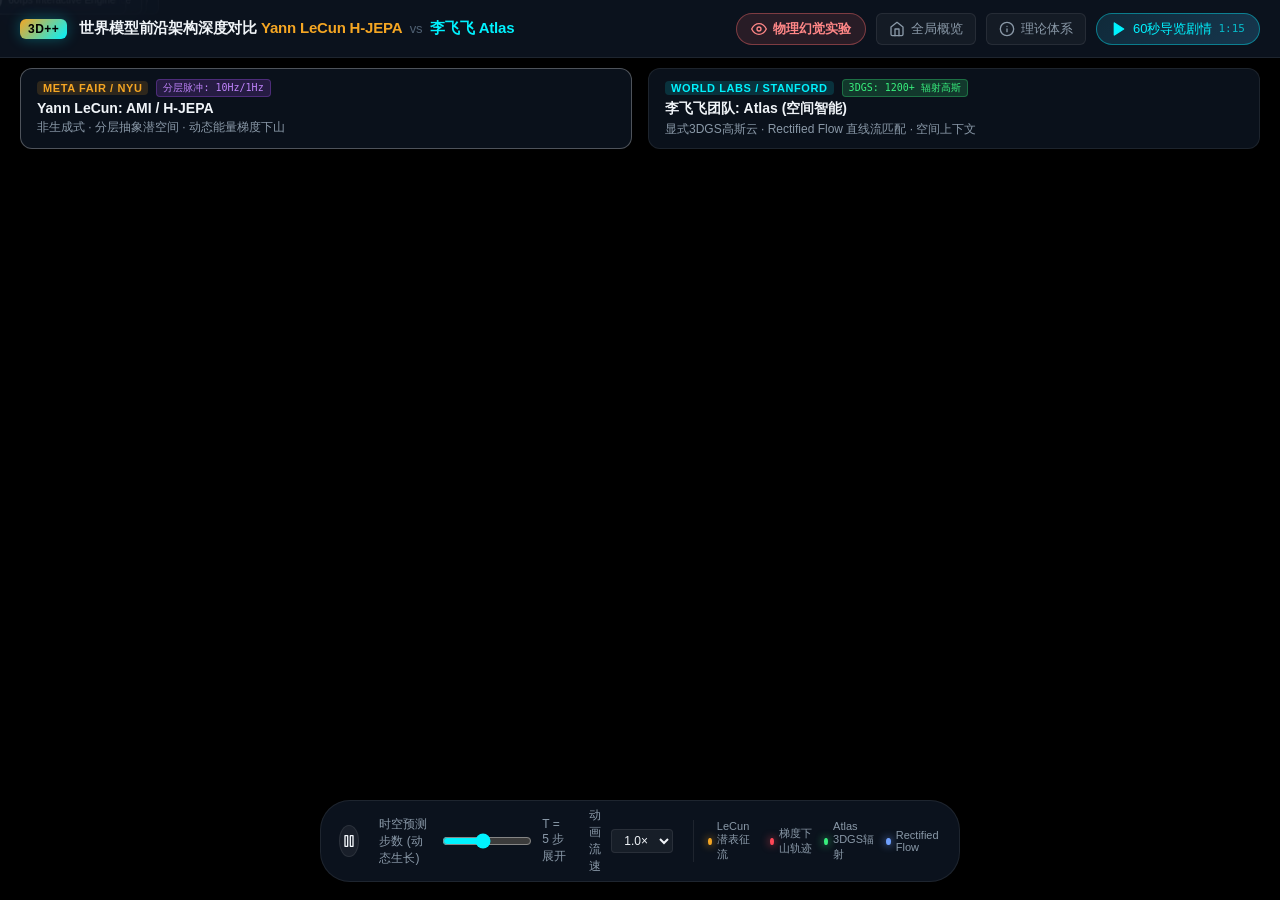
<file: index.html>
<!DOCTYPE html>
<html lang="zh-CN">
<head>
  <meta charset="UTF-8">
  <meta name="viewport" content="width=device-width, initial-scale=1.0">
  <meta http-equiv="refresh" content="0; url=./world-models-3d/">
  <title>世界模型前沿架构 3D 深度对比 | LeCun H-JEPA vs 李飞飞 Atlas</title>
  <script>
    window.location.replace("./world-models-3d/");
  </script>
  <style>
    * { box-sizing: border-box; }
    body {
      background: #070d14;
      color: #e4f3ff;
      font-family: -apple-system, BlinkMacSystemFont, "Segoe UI", Roboto, "PingFang SC", sans-serif;
      display: flex;
      flex-direction: column;
      align-items: center;
      justify-content: center;
      min-height: 100vh;
      margin: 0;
      padding: 20px;
      text-align: center;
    }
    .loader-card {
      background: rgba(14, 25, 38, 0.85);
      border: 1px solid rgba(0, 242, 254, 0.35);
      border-radius: 12px;
      padding: 32px 40px;
      max-width: 480px;
      box-shadow: 0 0 30px rgba(0, 242, 254, 0.2);
    }
    h2 {
      font-size: 20px;
      margin: 0 0 12px;
      color: #00f2fe;
    }
    p {
      color: #8faec4;
      font-size: 14px;
      margin: 0 0 20px;
      line-height: 1.6;
    }
    .spinner {
      width: 40px;
      height: 40px;
      margin: 0 auto 20px;
      border: 3px solid rgba(0, 242, 254, 0.15);
      border-top-color: #00f2fe;
      border-radius: 50%;
      animation: spin 0.8s linear infinite;
    }
    @keyframes spin {
      to { transform: rotate(360deg); }
    }
    .btn {
      display: inline-block;
      background: linear-gradient(135deg, #00f2fe, #4facfe);
      color: #04090f;
      font-weight: 600;
      font-size: 14px;
      padding: 10px 24px;
      border-radius: 6px;
      text-decoration: none;
      transition: transform 0.2s, box-shadow 0.2s;
    }
    .btn:hover {
      transform: translateY(-2px);
      box-shadow: 0 4px 16px rgba(0, 242, 254, 0.4);
    }
  </style>
</head>
<body>
  <div class="loader-card">
    <div class="spinner"></div>
    <h2>正在载入 3D 世界模型空间架构…</h2>
    <p>正在进入 Yann LeCun H-JEPA vs 李飞飞 Atlas 双架构深度对比交互平台。</p>
    <a class="btn" href="./world-models-3d/">直接进入 3D 平台 →</a>
  </div>
</body>
</html>
</file>
<file: world-models-3d/style.css>
:root {
  --bg-deep: #060b11;
  --bg-surface: #0c141f;
  --bg-glass: rgba(14, 23, 36, 0.82);
  --border-subtle: rgba(255, 255, 255, 0.08);
  --border-focus: rgba(255, 255, 255, 0.25);
  --text-main: #f0f4f8;
  --text-muted: #8a99a8;
  --text-dim: #506173;
  --lecun-gold: #f5a623;
  --lecun-violet: #a855f7;
  --feifei-cyan: #00f2fe;
  --feifei-green: #38ef7d;
  --action-coral: #ff6b6b;
  --gradient-trail: #ff4757;
  --rect-flow: #70a1ff;
  --radius-sm: 6px;
  --radius-md: 12px;
  --radius-lg: 16px;
  --font-sans: -apple-system, BlinkMacSystemFont, "Segoe UI", Roboto, Helvetica, Arial, sans-serif;
  --font-mono: ui-monospace, SFMono-Regular, Menlo, Monaco, Consolas, monospace;
}

*, *::before, *::after {
  box-sizing: border-box;
  margin: 0;
  padding: 0;
}

body {
  font-family: var(--font-sans);
  background-color: var(--bg-deep);
  color: var(--text-main);
  min-height: 100vh;
  overflow: hidden;
  user-select: none;
  -webkit-font-smoothing: antialiased;
}

[hidden] {
  display: none !important;
}

/* 探索模式下严格隐藏剧情导览面板 */
body:not(.is-story) .story-panel {
  display: none !important;
}

/* 顶部导航与品牌栏 */
.app-header {
  position: fixed;
  top: 0;
  left: 0;
  right: 0;
  height: 58px;
  display: flex;
  align-items: center;
  justify-content: space-between;
  padding: 0 20px;
  background: var(--bg-glass);
  backdrop-filter: blur(20px);
  -webkit-backdrop-filter: blur(20px);
  border-bottom: 1px solid var(--border-subtle);
  z-index: 100;
}

.brand {
  display: flex;
  align-items: center;
  gap: 12px;
}

.brand-logo {
  background: linear-gradient(135deg, var(--lecun-gold), var(--feifei-cyan));
  color: #000;
  font-weight: 900;
  font-size: 12px;
  padding: 3px 8px;
  border-radius: 6px;
  letter-spacing: 0.5px;
  box-shadow: 0 0 14px rgba(0, 242, 254, 0.3);
}

.brand h1 {
  font-size: 15px;
  font-weight: 600;
  letter-spacing: -0.2px;
}

.brand h1 span:first-of-type { color: var(--lecun-gold); }
.brand h1 .vs { font-size: 13px; font-weight: 400; color: var(--text-dim); margin: 0 4px; }
.brand h1 span:last-of-type { color: var(--feifei-cyan); }

.header-actions {
  display: flex;
  align-items: center;
  gap: 10px;
}

button {
  font-family: inherit;
  font-size: 13px;
  cursor: pointer;
  border: none;
  background: none;
  color: inherit;
  display: inline-flex;
  align-items: center;
  gap: 6px;
  transition: all 0.2s ease;
}

.icon {
  width: 16px;
  height: 16px;
  stroke: currentColor;
  stroke-width: 2;
  stroke-linecap: round;
  stroke-linejoin: round;
  fill: none;
}

.quiet-button {
  padding: 6px 12px;
  border-radius: var(--radius-sm);
  background: rgba(255, 255, 255, 0.04);
  border: 1px solid var(--border-subtle);
  color: var(--text-muted);
}

.quiet-button:hover {
  background: rgba(255, 255, 255, 0.08);
  color: var(--text-main);
  border-color: var(--border-focus);
}

.experiment-button {
  padding: 6px 14px;
  border-radius: 20px;
  background: rgba(255, 107, 107, 0.12);
  border: 1px solid rgba(255, 107, 107, 0.4);
  color: #ff8787;
  font-weight: 600;
}

.experiment-button:hover, .experiment-button.active {
  background: rgba(255, 107, 107, 0.25);
  box-shadow: 0 0 16px rgba(255, 107, 107, 0.4);
  border-color: #ff6b6b;
  color: #fff;
}

.story-button {
  padding: 6px 14px;
  border-radius: 20px;
  background: linear-gradient(135deg, #102a3a, #16364d);
  border: 1px solid rgba(0, 242, 254, 0.4);
  color: var(--feifei-cyan);
  font-weight: 500;
}

.story-button .icon { fill: currentColor; }
.story-button:hover {
  background: linear-gradient(135deg, #16384e, #1f4b6a);
  box-shadow: 0 0 16px rgba(0, 242, 254, 0.3);
}

.story-button span:last-child {
  font-size: 11px;
  opacity: 0.7;
  font-family: var(--font-mono);
}

/* 模型双标头切换导航 */
.models {
  position: fixed;
  top: 68px;
  left: 20px;
  right: 20px;
  display: grid;
  grid-template-columns: 1fr 1fr;
  gap: 16px;
  pointer-events: none;
  z-index: 50;
}

.models button {
  pointer-events: auto;
  padding: 10px 16px;
  border-radius: var(--radius-md);
  background: rgba(12, 20, 31, 0.88);
  backdrop-filter: blur(14px);
  border: 1px solid var(--border-subtle);
  display: flex;
  flex-direction: column;
  align-items: flex-start;
  gap: 3px;
  text-align: left;
  transition: all 0.2s ease;
}

.models button.active {
  border-color: rgba(255, 255, 255, 0.28);
  box-shadow: 0 8px 24px rgba(0, 0, 0, 0.45);
}

.model-badge-row {
  display: flex;
  align-items: center;
  gap: 8px;
}

.tag {
  font-size: 11px;
  font-weight: 600;
  text-transform: uppercase;
  letter-spacing: 0.6px;
  padding: 1px 6px;
  border-radius: 4px;
}

.tag-lecun { background: rgba(245, 166, 35, 0.15); color: var(--lecun-gold); }
.tag-feifei { background: rgba(0, 242, 254, 0.15); color: var(--feifei-cyan); }

.pulse-indicator {
  font-size: 10px;
  font-family: var(--font-mono);
  padding: 1px 6px;
  border-radius: 4px;
}

.pulse-lecun {
  background: rgba(168, 85, 247, 0.18);
  color: #c084fc;
  border: 1px solid rgba(168, 85, 247, 0.3);
}

.pulse-feifei {
  background: rgba(56, 239, 125, 0.18);
  color: #38ef7d;
  border: 1px solid rgba(56, 239, 125, 0.3);
}

.models strong {
  font-size: 14px;
  font-weight: 600;
}

.models .count {
  font-size: 12px;
  color: var(--text-muted);
}

/* 物理幻觉实验横幅 */
.hallucination-banner {
  position: fixed;
  top: 68px;
  left: 50%;
  transform: translateX(-50%);
  width: min(980px, calc(100vw - 36px));
  background: rgba(8, 16, 26, 0.96);
  backdrop-filter: blur(24px);
  -webkit-backdrop-filter: blur(24px);
  border: 1px solid rgba(255, 71, 87, 0.45);
  border-radius: var(--radius-lg);
  padding: 14px 20px;
  z-index: 85;
  box-shadow: 0 20px 50px rgba(0, 0, 0, 0.8), 0 0 30px rgba(255, 71, 87, 0.15);
  animation: slideDown 0.3s ease;
}

@keyframes slideDown {
  from { opacity: 0; transform: translate(-50%, -10px); }
  to { opacity: 1; transform: translate(-50%, 0); }
}

.banner-title {
  display: flex;
  align-items: center;
  justify-content: space-between;
  gap: 12px;
  margin-bottom: 10px;
  border-bottom: 1px solid var(--border-subtle);
  padding-bottom: 8px;
}

.banner-title-left {
  display: flex;
  align-items: center;
  gap: 10px;
  font-size: 13px;
  font-weight: 600;
  color: #fff;
}

.exp-nav-tabs {
  display: flex;
  gap: 8px;
}

.exp-tab {
  background: rgba(255, 255, 255, 0.05);
  border: 1px solid var(--border-subtle);
  color: var(--text-muted);
  font-size: 12px;
  font-weight: 600;
  padding: 4px 12px;
  border-radius: var(--radius-sm);
  cursor: pointer;
  transition: all 0.2s ease;
}

.exp-tab:hover {
  background: rgba(255, 255, 255, 0.12);
  color: #fff;
}

.exp-tab.active {
  background: rgba(0, 242, 254, 0.15);
  border-color: var(--feifei-cyan);
  color: var(--feifei-cyan);
  box-shadow: 0 0 12px rgba(0, 242, 254, 0.25);
}

.exp-paradigm-bar {
  display: flex;
  align-items: center;
  justify-content: space-between;
  gap: 12px;
  background: rgba(4, 9, 15, 0.65);
  border: 1px solid rgba(255, 255, 255, 0.08);
  border-radius: var(--radius-md);
  padding: 8px 12px;
  margin-bottom: 10px;
}

.exp-label {
  font-size: 11px;
  font-family: var(--font-mono);
  color: var(--text-dim);
  white-space: nowrap;
}

.exp-toggle-group {
  display: flex;
  gap: 8px;
  flex: 1;
}

.btn-paradigm {
  flex: 1;
  display: flex;
  align-items: center;
  gap: 8px;
  background: rgba(255, 255, 255, 0.04);
  border: 1px solid var(--border-subtle);
  border-radius: var(--radius-sm);
  padding: 6px 12px;
  color: var(--text-muted);
  font-size: 11px;
  cursor: pointer;
  transition: all 0.2s ease;
}

.btn-paradigm:hover {
  background: rgba(255, 255, 255, 0.08);
  color: #fff;
}

.btn-paradigm.active {
  border-color: rgba(255, 255, 255, 0.35);
  color: #fff;
}

.btn-paradigm#btn-paradigm-2d.active {
  background: rgba(255, 71, 87, 0.18);
  border-color: #ff4757;
  box-shadow: 0 0 16px rgba(255, 71, 87, 0.25);
  color: #ff6b81;
}

.btn-paradigm#btn-paradigm-wm.active {
  background: rgba(56, 239, 125, 0.16);
  border-color: #38ef7d;
  box-shadow: 0 0 16px rgba(56, 239, 125, 0.25);
  color: #38ef7d;
}

.btn-restart {
  display: flex;
  align-items: center;
  gap: 6px;
  background: rgba(255, 255, 255, 0.08);
  border: 1px solid var(--border-subtle);
  border-radius: var(--radius-sm);
  padding: 5px 12px;
  color: #fff;
  font-size: 11px;
  cursor: pointer;
  transition: all 0.2s ease;
}

.btn-restart:hover {
  background: rgba(255, 255, 255, 0.15);
  transform: scale(1.03);
}

.dot-warn {
  width: 8px;
  height: 8px;
  border-radius: 50%;
  background: #ff4757;
  box-shadow: 0 0 8px #ff4757;
  flex-shrink: 0;
}

.dot-success {
  width: 8px;
  height: 8px;
  border-radius: 50%;
  background: #38ef7d;
  box-shadow: 0 0 8px #38ef7d;
  flex-shrink: 0;
}

.badge-exp {
  background: #ff4757;
  color: #fff;
  font-size: 10px;
  font-weight: 700;
  padding: 2px 6px;
  border-radius: 4px;
  text-transform: uppercase;
  letter-spacing: 0.5px;
}

.banner-grid {
  display: grid;
  grid-template-columns: 1fr 1fr 1fr;
  gap: 12px;
  font-size: 11px;
  line-height: 1.45;
}

.banner-col strong {
  display: block;
  font-size: 11px;
  margin-bottom: 2px;
  color: #fff;
}

.text-warn { color: #ff7675; }
.text-gold { color: var(--lecun-gold); }
.text-cyan { color: var(--feifei-cyan); }

/* 3D 舞台视口与画布 */
#scene-wrap {
  position: absolute;
  top: 0;
  left: 0;
  width: 100vw;
  height: 100vh;
  z-index: 1;
}

#scene {
  width: 100%;
  height: 100%;
  display: block;
}

#loading {
  position: absolute;
  top: 50%;
  left: 50%;
  transform: translate(-50%, -50%);
  background: var(--bg-glass);
  padding: 16px 28px;
  border-radius: var(--radius-md);
  border: 1px solid var(--border-subtle);
  font-size: 14px;
  color: var(--text-muted);
  pointer-events: none;
  transition: opacity 0.3s ease;
}

/* 3D 浮动标签层 */
#labels {
  position: absolute;
  top: 0;
  left: 0;
  width: 100%;
  height: 100%;
  pointer-events: none;
  overflow: hidden;
  z-index: 10;
}

.label-guides {
  position: absolute;
  top: 0;
  left: 0;
  width: 100%;
  height: 100%;
  pointer-events: none;
}

.label-guides path {
  fill: none;
  stroke: rgba(255, 255, 255, 0.3);
  stroke-width: 1.2;
  stroke-dasharray: 3 3;
}

.label {
  position: absolute;
  transform: translate(-50%, -50%);
  pointer-events: auto;
  cursor: pointer;
  white-space: nowrap;
  font-size: 12px;
  font-weight: 500;
  padding: 5px 10px;
  border-radius: var(--radius-sm);
  background: rgba(10, 18, 28, 0.90);
  backdrop-filter: blur(10px);
  border: 1px solid rgba(255, 255, 255, 0.16);
  color: var(--text-main);
  box-shadow: 0 4px 14px rgba(0, 0, 0, 0.35);
  transition: all 0.2s cubic-bezier(0.16, 1, 0.3, 1);
}

.label:hover {
  border-color: rgba(255, 255, 255, 0.5);
  transform: translate(-50%, -54%) scale(1.05);
}

.label.lecun { border-left: 3px solid var(--lecun-gold); }
.label.feifei { border-left: 3px solid var(--feifei-cyan); }

/* 3D 浮动运作原理 Metric 弹窗 (类似 petergpt/transformer-architecture 的 .label.metric) */
.label.metric {
  font-family: var(--font-sans);
  font-size: 14px;
  font-weight: 600;
  white-space: normal;
  width: max-content;
  max-width: 320px;
  padding: 10px 14px;
  border-radius: var(--radius-md);
  background: rgba(8, 15, 24, 0.94);
  backdrop-filter: blur(18px);
  -webkit-backdrop-filter: blur(18px);
  border: 1px solid rgba(255, 255, 255, 0.22);
  line-height: 1.35;
  text-shadow: 0 1px 4px #04080e, 0 0 8px #04080e;
  box-shadow: 0 12px 36px rgba(0, 0, 0, 0.65), 0 0 20px rgba(0, 0, 0, 0.4);
  pointer-events: none;
  transition: opacity 0.2s ease, transform 0.2s cubic-bezier(0.16, 1, 0.3, 1);
  z-index: 25;
}

.label.metric small {
  display: block;
  color: #a0b2c3;
  font-size: 11px;
  font-weight: 400;
  line-height: 1.45;
  margin-top: 6px;
  border-top: 1px solid rgba(255, 255, 255, 0.1);
  padding-top: 5px;
}

.label.metric.lecun {
  color: var(--lecun-gold);
  border-color: rgba(245, 166, 35, 0.5);
  box-shadow: 0 12px 36px rgba(0, 0, 0, 0.7), 0 0 24px rgba(245, 166, 35, 0.25);
}

.label.metric.feifei {
  color: var(--feifei-cyan);
  border-color: rgba(0, 242, 254, 0.55);
  box-shadow: 0 12px 36px rgba(0, 0, 0, 0.7), 0 0 24px rgba(0, 242, 254, 0.25);
}

/* 选中浮动卡片 */
.selection {
  position: fixed;
  bottom: 80px;
  left: 50%;
  transform: translateX(-50%);
  background: rgba(15, 26, 40, 0.94);
  backdrop-filter: blur(16px);
  border: 1px solid rgba(255, 255, 255, 0.25);
  padding: 8px 18px;
  border-radius: 24px;
  color: #fff;
  font-size: 13px;
  font-weight: 500;
  display: flex;
  align-items: center;
  gap: 8px;
  z-index: 60;
  box-shadow: 0 12px 32px rgba(0, 0, 0, 0.5);
}

/* 底部交互控制栏 */
.explore-controls {
  position: fixed;
  bottom: 18px;
  left: 50%;
  transform: translateX(-50%);
  background: var(--bg-glass);
  backdrop-filter: blur(18px);
  border: 1px solid var(--border-subtle);
  border-radius: 30px;
  padding: 6px 18px;
  display: flex;
  align-items: center;
  gap: 20px;
  z-index: 50;
  box-shadow: 0 10px 32px rgba(0, 0, 0, 0.45);
}

.icon-button {
  width: 32px;
  height: 32px;
  border-radius: 50%;
  display: inline-flex;
  align-items: center;
  justify-content: center;
  background: rgba(255, 255, 255, 0.06);
  border: 1px solid var(--border-subtle);
  color: var(--text-main);
}

.icon-button:hover { background: rgba(255, 255, 255, 0.14); }

.control-group {
  display: flex;
  align-items: center;
  gap: 10px;
  font-size: 12px;
  color: var(--text-muted);
}

.control-group input[type="range"] {
  width: 90px;
  accent-color: var(--feifei-cyan);
  cursor: pointer;
}

.control-group select {
  background: rgba(255, 255, 255, 0.05);
  border: 1px solid var(--border-subtle);
  color: var(--text-main);
  padding: 3px 8px;
  border-radius: 4px;
  font-size: 12px;
  outline: none;
}

.legend {
  display: flex;
  align-items: center;
  gap: 12px;
  font-size: 11px;
  color: var(--text-muted);
  border-left: 1px solid var(--border-subtle);
  padding-left: 14px;
}

.legend-item { display: flex; align-items: center; gap: 5px; }

.dot { width: 7px; height: 7px; border-radius: 50%; }
.dot-lecun { background: var(--lecun-gold); box-shadow: 0 0 8px var(--lecun-gold); }
.dot-gradient { background: var(--gradient-trail); box-shadow: 0 0 8px var(--gradient-trail); }
.dot-feifei { background: var(--feifei-green); box-shadow: 0 0 8px var(--feifei-green); }
.dot-flow { background: var(--rect-flow); box-shadow: 0 0 8px var(--rect-flow); }

/* 剧情导览面板 */
.story-panel {
  position: fixed;
  bottom: 24px;
  left: 50%;
  transform: translateX(-50%);
  width: min(880px, calc(100vw - 40px));
  background: rgba(10, 18, 28, 0.95);
  backdrop-filter: blur(24px);
  border: 1px solid rgba(0, 242, 254, 0.35);
  border-radius: var(--radius-lg);
  padding: 20px 24px;
  display: grid;
  grid-template-columns: 1fr auto;
  grid-template-rows: auto auto auto;
  gap: 14px 20px;
  z-index: 80;
  box-shadow: 0 20px 50px rgba(0, 0, 0, 0.65);
}

.story-models {
  grid-column: 1 / -1;
  display: flex;
  justify-content: space-between;
  border-bottom: 1px solid var(--border-subtle);
  padding-bottom: 8px;
}

.story-models span { font-size: 13px; font-weight: 600; }
.story-models span small { display: block; font-size: 10px; color: var(--text-dim); text-transform: uppercase; }
.story-models span[data-story-model="0"] { color: var(--lecun-gold); }
.story-models span[data-story-model="1"] { color: var(--feifei-cyan); }

.story-copy { grid-column: 1; }
.story-kicker { font-size: 11px; font-weight: 600; text-transform: uppercase; letter-spacing: 0.8px; color: var(--feifei-cyan); margin-bottom: 4px; }
.story-copy h2 { font-size: 18px; font-weight: 600; margin-bottom: 6px; color: #fff; }
.story-caption { font-size: 13px; line-height: 1.55; color: var(--text-muted); }

.story-controls { grid-column: 2; display: flex; align-items: center; gap: 8px; }
.story-chapters { grid-column: 1; display: flex; gap: 6px; align-items: center; }

.story-chapters button {
  flex: 1;
  height: 4px;
  border-radius: 2px;
  background: rgba(255, 255, 255, 0.12);
  position: relative;
  overflow: hidden;
  padding: 0;
}

.story-chapters button::after {
  content: "";
  position: absolute;
  top: 0;
  left: 0;
  bottom: 0;
  width: calc(var(--progress, 0) * 100%);
  background: var(--feifei-cyan);
  transition: width 0.1s linear;
}

.story-chapters button[aria-current="step"] { background: rgba(255, 255, 255, 0.25); }
.story-time { grid-column: 2; font-size: 11px; font-family: var(--font-mono); color: var(--text-dim); text-align: right; }

/* 模态对话框 */
dialog {
  background: var(--bg-surface);
  color: var(--text-main);
  border: 1px solid var(--border-focus);
  border-radius: var(--radius-lg);
  max-width: 860px;
  width: 90vw;
  max-height: 82vh;
  margin: auto;
  padding: 0;
  box-shadow: 0 24px 60px rgba(0, 0, 0, 0.75);
}

dialog::backdrop { background: rgba(0, 0, 0, 0.7); backdrop-filter: blur(8px); }

.dialog-top {
  display: flex;
  align-items: center;
  justify-content: space-between;
  padding: 18px 24px;
  border-bottom: 1px solid var(--border-subtle);
}

.dialog-top h2 { font-size: 16px; font-weight: 600; }

.dialog-body {
  padding: 24px;
  overflow-y: auto;
  max-height: calc(82vh - 70px);
  font-size: 14px;
  line-height: 1.65;
  color: var(--text-muted);
}

.dialog-body h3 { color: #fff; font-size: 15px; margin: 18px 0 8px; }
.dialog-body h3:first-child { margin-top: 0; }

.dialog-body table { width: 100%; border-collapse: collapse; margin: 14px 0; font-size: 13px; }
.dialog-body th, .dialog-body td { padding: 10px 12px; border: 1px solid var(--border-subtle); text-align: left; }
.dialog-body th { background: rgba(255, 255, 255, 0.05); color: #fff; }
.dialog-body code { font-family: var(--font-mono); background: rgba(255, 255, 255, 0.08); padding: 2px 6px; border-radius: 4px; color: var(--feifei-cyan); }

@media (max-width: 980px) {
  .models { grid-template-columns: 1fr; gap: 8px; }
  .banner-grid { grid-template-columns: 1fr; }
}

/* ============================================================
   沉浸式导览剧情模式 (Immersive Story Mode)
   ============================================================ */
body.is-story .models {
  opacity: 0;
  pointer-events: none;
  transform: translateY(-40px);
  transition: all 0.5s cubic-bezier(0.16, 1, 0.3, 1);
}

body.is-story .app-header {
  background: rgba(6, 11, 17, 0.4);
  border-bottom-color: rgba(255, 255, 255, 0.04);
}

body.is-story .app-header .header-actions button:not(#story-toggle) {
  display: none !important;
}

body.is-story #explore-controls,
body.is-story #hallucination-banner,
body.is-story #selection {
  display: none !important;
}

/* 电影级暗角遮罩 (Cinematic Vignette) */
body.is-story #scene-wrap::after {
  content: "";
  position: absolute;
  inset: 0;
  pointer-events: none;
  background: radial-gradient(circle at 50% 50%, transparent 45%, rgba(4, 8, 13, 0.85) 100%);
  z-index: 5;
  animation: fadeInVignette 0.6s ease forwards;
}

@keyframes fadeInVignette {
  from { opacity: 0; }
  to { opacity: 1; }
}

/* 沉浸导览中的核心焦点标签 */
.label.story-active-target {
  font-size: 13px !important;
  font-weight: 700 !important;
  padding: 8px 16px !important;
  border-radius: 8px !important;
  box-shadow: 0 0 24px rgba(0, 242, 254, 0.5), 0 8px 30px rgba(0, 0, 0, 0.7) !important;
  z-index: 40 !important;
  transform: translate(-50%, -50%) scale(1.1) !important;
}

.label.story-active-target.lecun {
  border: 2px solid var(--lecun-gold) !important;
  box-shadow: 0 0 28px rgba(245, 166, 35, 0.6), 0 8px 30px rgba(0, 0, 0, 0.8) !important;
}

.label.story-active-target.feifei {
  border: 2px solid var(--feifei-cyan) !important;
  box-shadow: 0 0 28px rgba(0, 242, 254, 0.6), 0 8px 30px rgba(0, 0, 0, 0.8) !important;
}

/* 沉浸导览面板增强 */
body.is-story .story-panel {
  bottom: 32px;
  width: min(920px, calc(100vw - 48px));
  background: rgba(8, 15, 24, 0.96);
  border: 1px solid rgba(0, 242, 254, 0.45);
  box-shadow: 0 24px 60px rgba(0, 0, 0, 0.85), 0 0 40px rgba(0, 242, 254, 0.15);
}

.story-tips {
  grid-column: 1 / -1;
  display: flex;
  justify-content: space-between;
  font-size: 11px;
  color: var(--text-dim);
  border-top: 1px solid rgba(255, 255, 255, 0.05);
  padding-top: 8px;
  margin-top: 2px;
}

.story-tips kbd {
  font-family: var(--font-mono);
  background: rgba(255, 255, 255, 0.08);
  padding: 1px 5px;
  border-radius: 4px;
  color: var(--text-muted);
}

/* ============================================================
   模块内部运作原理深度解析浮窗 (Component Inspector)
   ============================================================ */
.component-inspector {
  position: fixed;
  top: 72px;
  width: 430px;
  max-height: calc(100vh - 160px);
  background: rgba(8, 16, 26, 0.95);
  backdrop-filter: blur(28px);
  -webkit-backdrop-filter: blur(28px);
  border: 1px solid rgba(255, 255, 255, 0.18);
  border-radius: var(--radius-lg);
  padding: 22px 24px;
  z-index: 90;
  box-shadow: 0 24px 60px rgba(0, 0, 0, 0.75), 0 0 30px rgba(0, 0, 0, 0.5);
  overflow-y: auto;
  transition: border-color 0.3s ease, box-shadow 0.3s ease;
}

.component-inspector.inspector-right {
  right: 20px !important;
  left: auto !important;
  animation: slideInRight 0.32s cubic-bezier(0.16, 1, 0.3, 1);
}

.component-inspector.inspector-left {
  left: 20px !important;
  right: auto !important;
  animation: slideInLeft 0.32s cubic-bezier(0.16, 1, 0.3, 1);
}

@keyframes slideInRight {
  from {
    opacity: 0;
    transform: translateX(36px) scale(0.97);
  }
  to {
    opacity: 1;
    transform: translateX(0) scale(1);
  }
}

@keyframes slideInLeft {
  from {
    opacity: 0;
    transform: translateX(-36px) scale(0.97);
  }
  to {
    opacity: 1;
    transform: translateX(0) scale(1);
  }
}

.component-inspector.theme-lecun {
  border-color: rgba(245, 166, 35, 0.4);
  box-shadow: 0 24px 60px rgba(0, 0, 0, 0.8), 0 0 30px rgba(245, 166, 35, 0.12);
}

.component-inspector.theme-feifei {
  border-color: rgba(0, 242, 254, 0.45);
  box-shadow: 0 24px 60px rgba(0, 0, 0, 0.8), 0 0 30px rgba(0, 242, 254, 0.14);
}

.inspector-header {
  display: flex;
  align-items: center;
  justify-content: space-between;
  margin-bottom: 12px;
}

.inspector-badge-row {
  display: flex;
  align-items: center;
  gap: 8px;
}

.inspector-part {
  font-size: 11px;
  font-family: var(--font-mono);
  color: var(--text-dim);
  background: rgba(255, 255, 255, 0.05);
  padding: 2px 7px;
  border-radius: 4px;
}

.inspector-title-wrap {
  border-bottom: 1px solid var(--border-subtle);
  padding-bottom: 12px;
  margin-bottom: 14px;
}

.inspector-title-wrap h3 {
  font-size: 17px;
  font-weight: 700;
  color: #fff;
  letter-spacing: -0.2px;
}

.inspector-sub {
  font-size: 11px;
  font-family: var(--font-mono);
  color: var(--text-muted);
  margin-top: 2px;
}

.inspector-section {
  margin-bottom: 14px;
}

.section-label {
  font-size: 11px;
  font-weight: 600;
  text-transform: uppercase;
  letter-spacing: 0.6px;
  color: var(--text-dim);
  margin-bottom: 6px;
}

/* 动态时序流水线步骤 */
.step-pipeline {
  display: flex;
  flex-direction: column;
  gap: 6px;
}

.step-item {
  display: flex;
  align-items: flex-start;
  gap: 10px;
  font-size: 12px;
  padding: 6px 10px;
  border-radius: var(--radius-sm);
  background: rgba(255, 255, 255, 0.03);
  border: 1px solid rgba(255, 255, 255, 0.05);
  line-height: 1.4;
}

.step-num {
  font-family: var(--font-mono);
  font-weight: 700;
  font-size: 10px;
  padding: 1px 5px;
  border-radius: 3px;
  background: rgba(255, 255, 255, 0.1);
  color: var(--text-main);
}

.step-item.active-step .step-num {
  background: var(--feifei-cyan);
  color: #000;
}

.theme-lecun .step-item.active-step .step-num {
  background: var(--lecun-gold);
  color: #000;
}

.inspector-desc {
  font-size: 13px;
  line-height: 1.6;
  color: var(--text-muted);
}

.math-box {
  font-family: var(--font-mono);
  font-size: 12px;
  padding: 10px 12px;
  border-radius: var(--radius-sm);
  background: rgba(4, 9, 15, 0.85);
  border: 1px solid rgba(255, 255, 255, 0.08);
  color: var(--feifei-cyan);
  line-height: 1.5;
  word-break: break-all;
}

.theme-lecun .math-box {
  color: var(--lecun-gold);
}

.contrast-box {
  font-size: 12px;
  line-height: 1.55;
  padding: 8px 12px;
  border-radius: var(--radius-sm);
  background: rgba(255, 255, 255, 0.03);
  border-left: 3px solid rgba(255, 255, 255, 0.2);
  color: var(--text-muted);
}

.theme-lecun .contrast-box {
  border-left-color: var(--lecun-violet);
}

.theme-feifei .contrast-box {
  border-left-color: var(--feifei-green);
}

.inspector-tip {
  display: flex;
  align-items: center;
  gap: 8px;
  font-size: 11px;
  color: var(--text-dim);
  background: rgba(255, 255, 255, 0.02);
  border-radius: var(--radius-sm);
  padding: 6px 10px;
  margin-top: 6px;
}

.tip-dot {
  width: 6px;
  height: 6px;
  border-radius: 50%;
  background: var(--feifei-cyan);
  box-shadow: 0 0 8px var(--feifei-cyan);
  animation: pulseDot 1.4s infinite;
}

.theme-lecun .tip-dot {
  background: var(--lecun-gold);
  box-shadow: 0 0 8px var(--lecun-gold);
}

@keyframes pulseDot {
  0%, 100% { transform: scale(1); opacity: 0.8; }
  50% { transform: scale(1.4); opacity: 1; }
}

@media (max-width: 980px) {
  .component-inspector,
  .component-inspector.inspector-left,
  .component-inspector.inspector-right {
    top: auto !important;
    bottom: 80px !important;
    right: 12px !important;
    left: 12px !important;
    width: auto !important;
    max-height: 55vh !important;
  }
}
</file>
